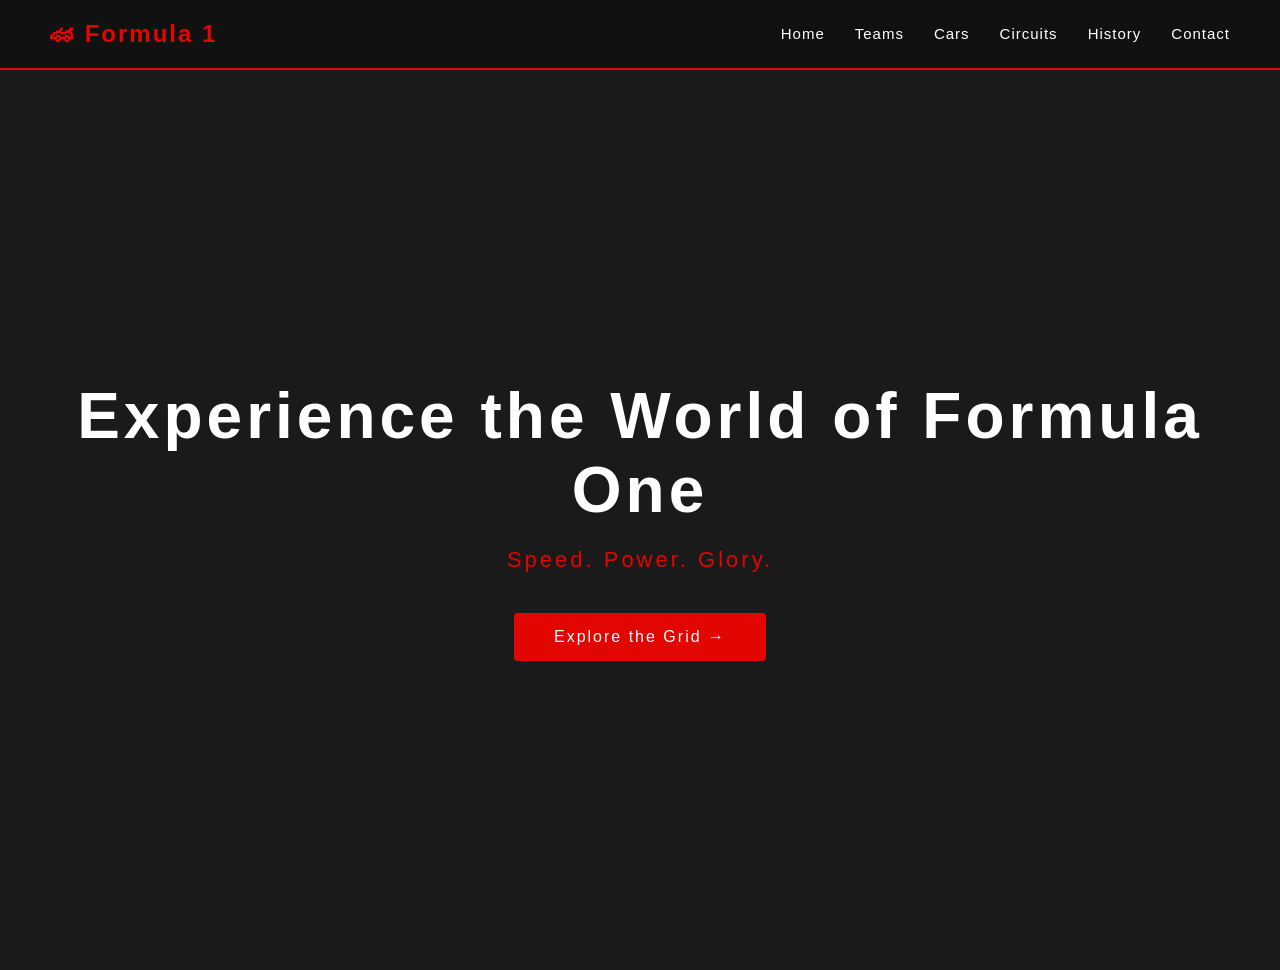
<file: index.html>
<!DOCTYPE html>
<html lang="en">
<head>
    <meta charset="UTF-8">
    <meta name="viewport" content="width=device-width, initial-scale=1.0">
    <title>F1 </title>
    <link rel="stylesheet" href="css/style.css">
</head>
<body>

    <!-- NAVBAR -->
    <nav>
        <div class="logo">🏎 Formula 1</div>
        <ul>
            <li><a href="index.html">Home</a></li>
            <li><a href="teams.html">Teams</a></li>
            <li><a href="cars.html">Cars</a></li>
            <li><a href="circuit.html">Circuits</a></li>
            <li><a href="history.html">History</a></li>
            <li><a href="contact.html">Contact</a></li>
        </ul>
    </nav>

    <!-- HERO SECTION -->
    <section class="hero">
        <h1>Experience the World of Formula One</h1>
        <p>Speed. Power. Glory.</p>
        <a href="teams.html" class="btn">Explore the Grid →</a>
    </section>

</body>
</html>
</file>
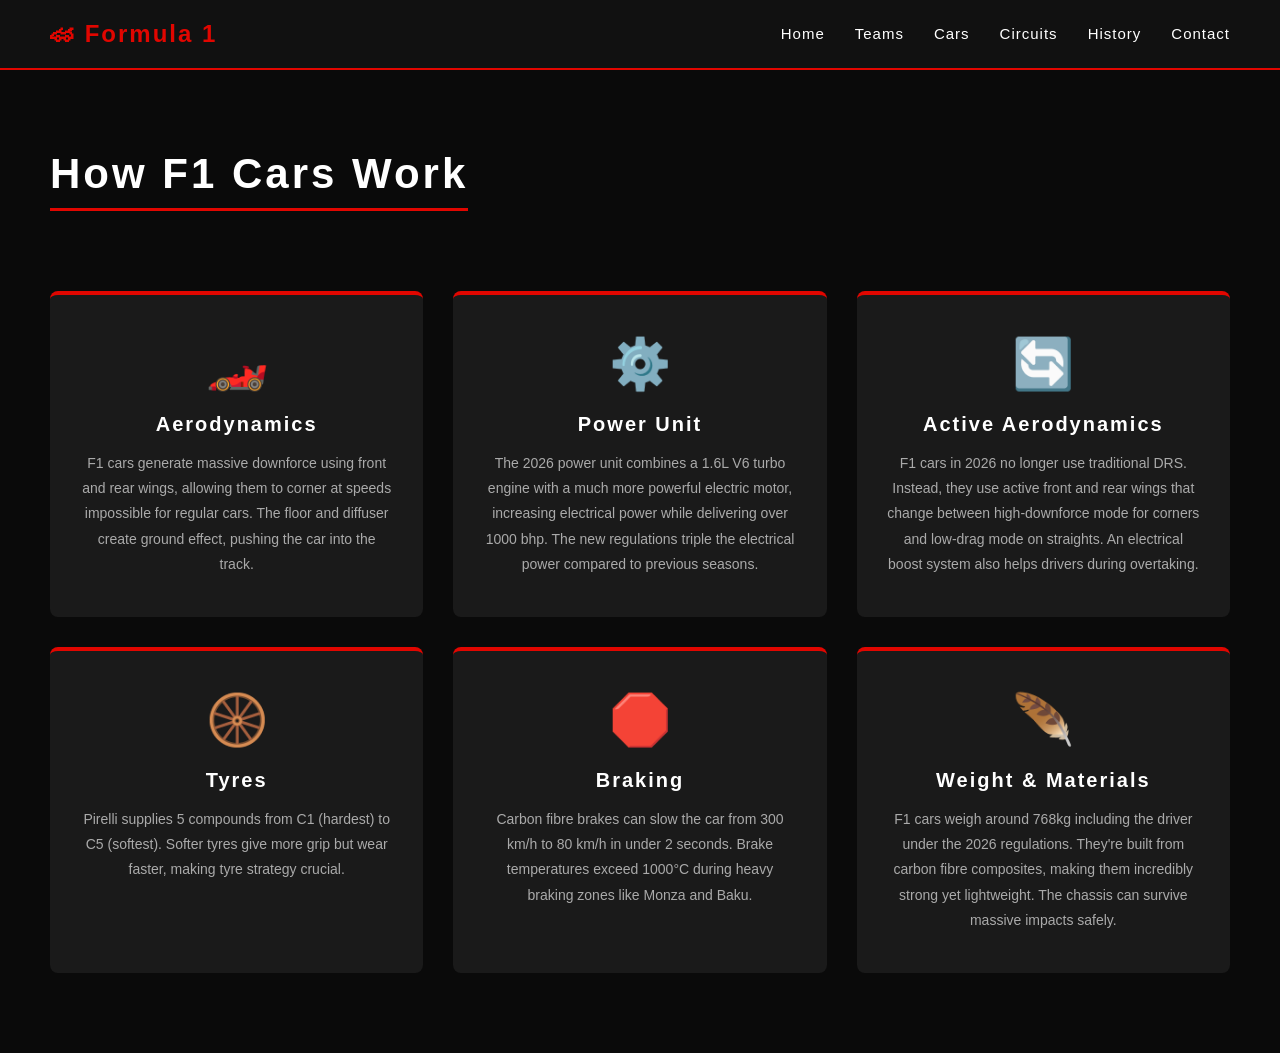
<file: cars.html>
<!DOCTYPE html>
<html lang="en">
<head>
    <meta charset="UTF-8">
    <meta name="viewport" content="width=device-width, initial-scale=1.0">
    <title>F1 Cars</title>
    <link rel="stylesheet" href="css/style.css">
</head>
<body>

    <nav>
        <div class="logo">🏎 Formula 1</div>
        <ul>
            <li><a href="index.html">Home</a></li>
            <li><a href="teams.html">Teams</a></li>
            <li><a href="cars.html">Cars</a></li>
            <li><a href="circuit.html">Circuits</a></li>
            <li><a href="history.html">History</a></li>
            <li><a href="contact.html">Contact</a></li>
        </ul>
    </nav>

    <section class="cars-section">
        <h2 class="section-title">How F1 Cars Work</h2>

        <div class="cars-grid">

            <div class="car-card">
                <div class="car-icon">🏎️</div>
                <h3>Aerodynamics</h3>
                <p>F1 cars generate massive downforce using front and rear wings, allowing them to corner at speeds impossible for regular cars. The floor and diffuser create ground effect, pushing the car into the track.</p>
            </div>

            <div class="car-card">
                <div class="car-icon">⚙️</div>
                <h3>Power Unit</h3>
                <p>The 2026 power unit combines a 1.6L V6 turbo engine with a much more powerful electric motor, increasing electrical power while delivering over 1000 bhp. The new regulations triple the electrical power compared to previous seasons.</p>
            </div>

            <div class="car-card">  
                <div class="car-icon">🔄</div>
                <h3>Active Aerodynamics</h3>
                <p>F1 cars in 2026 no longer use traditional DRS. Instead, they use active front and rear wings that change between high-downforce mode for corners and low-drag mode on straights. An electrical boost system also helps drivers during overtaking.</p>
            </div>

            <div class="car-card">
                <div class="car-icon">🛞</div>
                <h3>Tyres</h3>
                <p> Pirelli supplies 5 compounds from C1 (hardest) to C5 (softest). Softer tyres give more grip but wear faster, making tyre strategy crucial.</p>
            </div>

            <div class="car-card">
                <div class="car-icon">🛑</div>
                <h3>Braking</h3>
                <p>Carbon fibre brakes can slow the car from 300 km/h to 80 km/h in under 2 seconds. Brake temperatures exceed 1000°C during heavy braking zones like Monza and Baku.</p>
            </div>

            <div class="car-card">
                <div class="car-icon">🪶</div>
                <h3>Weight & Materials</h3>
                <p>F1 cars weigh around 768kg including the driver under the 2026 regulations. They're built from carbon fibre composites, making them incredibly strong yet lightweight. The chassis can survive massive impacts safely.</p>
            </div>

        </div>
    </section>

</body>
</html>
</file>
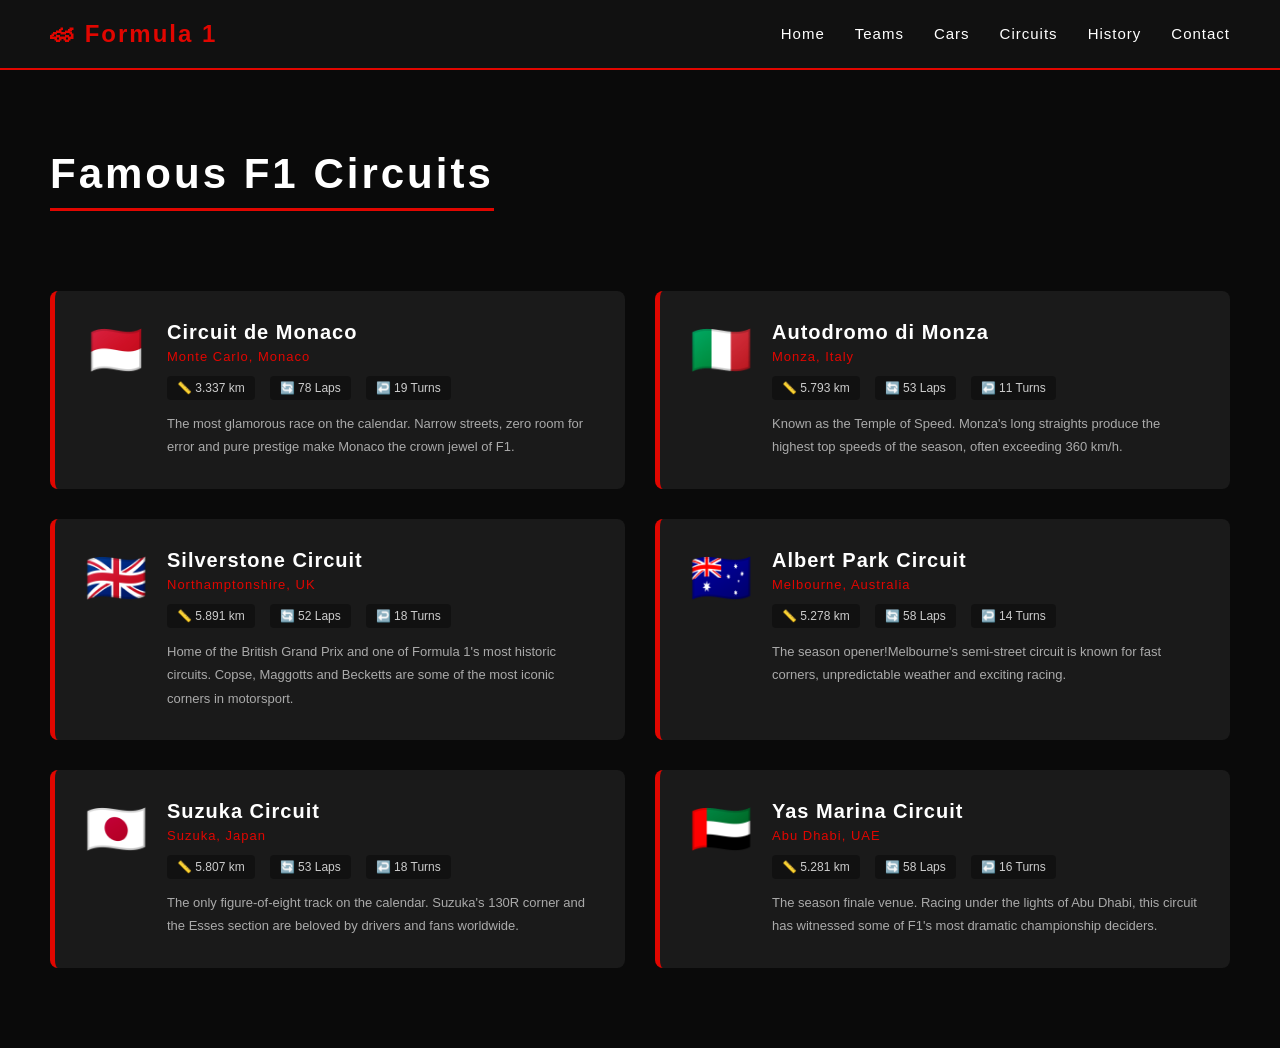
<file: circuit.html>
<!DOCTYPE html>
<html lang="en">
<head>
    <meta charset="UTF-8">
    <meta name="viewport" content="width=device-width, initial-scale=1.0">
    <title>F1 Circuits</title>
    <link rel="stylesheet" href="css/style.css">
</head>
<body>

    <nav>
        <div class="logo">🏎 Formula 1</div>
        <ul>
            <li><a href="index.html">Home</a></li>
            <li><a href="teams.html">Teams</a></li>
            <li><a href="cars.html">Cars</a></li>
            <li><a href="circuit.html">Circuits</a></li>
            <li><a href="history.html">History</a></li>
            <li><a href="contact.html">Contact</a></li>
        </ul>
    </nav>

    <section class="circuits-section">
        <h2 class="section-title">Famous F1 Circuits</h2>

        <div class="circuits-grid">

            <div class="circuit-card">
                <div class="circuit-flag">🇲🇨</div>
                <div class="circuit-info">
                    <h3>Circuit de Monaco</h3>
                    <p class="circuit-location">Monte Carlo, Monaco</p>
                    <div class="circuit-stats">
                        <span>📏 3.337 km</span>
                        <span>🔄 78 Laps</span>
                        <span>↩️ 19 Turns</span>
                    </div>
                    <p class="circuit-desc">The most glamorous race on the calendar. Narrow streets, zero room for error and pure prestige make Monaco the crown jewel of F1.</p>
                </div>
            </div>

            <div class="circuit-card">
                <div class="circuit-flag">🇮🇹</div>
                <div class="circuit-info">
                    <h3>Autodromo di Monza</h3>
                    <p class="circuit-location">Monza, Italy</p>
                    <div class="circuit-stats">
                        <span>📏 5.793 km</span>
                        <span>🔄 53 Laps</span>
                        <span>↩️ 11 Turns</span>
                    </div>
                    <p class="circuit-desc">Known as the Temple of Speed. Monza's long straights produce the highest top speeds of the season, often exceeding 360 km/h.</p>
                </div>
            </div>

            <div class="circuit-card">
                <div class="circuit-flag">🇬🇧</div>
                <div class="circuit-info">
                    <h3>Silverstone Circuit</h3>
                    <p class="circuit-location">Northamptonshire, UK</p>
                    <div class="circuit-stats">
                        <span>📏 5.891 km</span>
                        <span>🔄 52 Laps</span>
                        <span>↩️ 18 Turns</span>
                    </div>
                    <p class="circuit-desc">Home of the British Grand Prix and one of Formula 1's most historic circuits. Copse, Maggotts and Becketts are some of the most iconic corners in motorsport.</p>
                </div>
            </div>

            <div class="circuit-card">
                <div class="circuit-flag">🇦🇺</div>
                <div class="circuit-info">
                    <h3>Albert Park Circuit</h3>
                    <p class="circuit-location">Melbourne, Australia</p>
                    <div class="circuit-stats">
                        <span>📏 5.278 km</span>
                        <span>🔄 58 Laps</span>
                        <span>↩️ 14 Turns</span>
                    </div>
                    <p class="circuit-desc">The season opener!Melbourne's semi-street circuit is known for fast corners, unpredictable weather and exciting racing.</p>
                </div>
            </div>

            <div class="circuit-card">
                <div class="circuit-flag">🇯🇵</div>
                <div class="circuit-info">
                    <h3>Suzuka Circuit</h3>
                    <p class="circuit-location">Suzuka, Japan</p>
                    <div class="circuit-stats">
                        <span>📏 5.807 km</span>
                        <span>🔄 53 Laps</span>
                        <span>↩️ 18 Turns</span>
                    </div>
                    <p class="circuit-desc">The only figure-of-eight track on the calendar. Suzuka's 130R corner and the Esses section are beloved by drivers and fans worldwide.</p>
                </div>
            </div>

            <div class="circuit-card">
                <div class="circuit-flag">🇦🇪</div>
                <div class="circuit-info">
                    <h3>Yas Marina Circuit</h3>
                    <p class="circuit-location">Abu Dhabi, UAE</p>
                    <div class="circuit-stats">
                        <span>📏 5.281 km</span>
                        <span>🔄 58 Laps</span>
                        <span>↩️ 16 Turns</span>
                    </div>
                    <p class="circuit-desc">The season finale venue. Racing under the lights of Abu Dhabi, this circuit has witnessed some of F1's most dramatic championship deciders.</p>
                </div>
            </div>

        </div>
    </section>

</body>
</html>
</file>
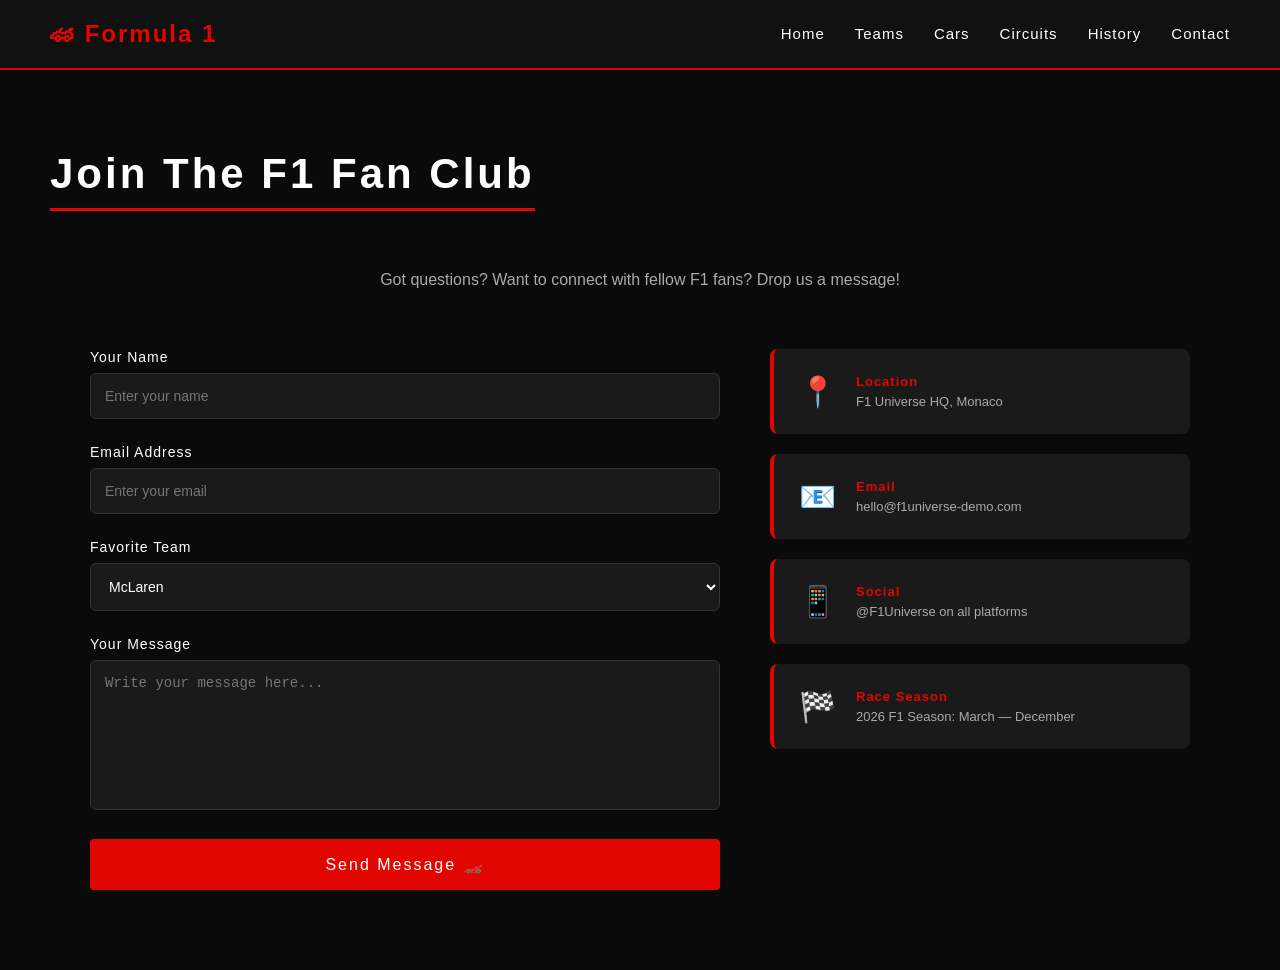
<file: contact.html>
<!DOCTYPE html>
<html lang="en">
<head>
    <meta charset="UTF-8">
    <meta name="viewport" content="width=device-width, initial-scale=1.0">
    <title>Contact</title>
    <link rel="stylesheet" href="css/style.css">
</head>
<body>

    <nav>
        <div class="logo">🏎 Formula 1</div>
        <ul>
            <li><a href="index.html">Home</a></li>
            <li><a href="teams.html">Teams</a></li>
            <li><a href="cars.html">Cars</a></li>
            <li><a href="circuit.html">Circuits</a></li>
            <li><a href="history.html">History</a></li>
            <li><a href="contact.html">Contact</a></li>
        </ul>
    </nav>

    <section class="contact-section">
        <h2 class="section-title">Join The F1 Fan Club</h2>
        <p class="contact-subtitle">Got questions? Want to connect with fellow F1 fans? Drop us a message!</p>

        <div class="contact-wrapper">

            <!-- CONTACT FORM -->
            <div class="contact-form">
                <div class="form-group">
                    <label>Your Name</label>
                    <input type="text" placeholder="Enter your name">
                </div>
                <div class="form-group">
                    <label>Email Address</label>
                    <input type="email" placeholder="Enter your email">
                </div>
                <div class="form-group">
                    <label>Favorite Team</label>
                    <select>
                        <option>McLaren</option>
                        <option>Ferrari</option>
                        <option>Red Bull Racing</option>
                        <option>Mercedes</option>
                        <option>Aston Martin</option>
                        <option>Alpine</option>
                        <option>Williams</option>
                        <option>Haas</option>
                        <option>Racing Bulls</option>
                        <option>Audi</option>
                        <option>Cadillac</option>
                    </select>
                </div>
                <div class="form-group">
                    <label>Your Message</label>
                    <textarea placeholder="Write your message here..."></textarea>
                </div>
                <button class="btn">Send Message 🏎️</button>
            </div>

            <!-- CONTACT INFO -->
            <div class="contact-info">
                <div class="info-card">
                    <span>📍</span>
                    <div>
                        <h4>Location</h4>
                        <p>F1 Universe HQ, Monaco</p>
                    </div>
                </div>
                <div class="info-card">
                    <span>📧</span>
                    <div>
                        <h4>Email</h4>
                        <p>hello@f1universe-demo.com</p>
                    </div>
                </div>
                <div class="info-card">
                    <span>📱</span>
                    <div>
                        <h4>Social</h4>
                        <p>@F1Universe on all platforms</p>
                    </div>
                </div>
                <div class="info-card">
                    <span>🏁</span>
                    <div>
                        <h4>Race Season</h4>
                        <p>2026 F1 Season: March — December</p>
                    </div>
                </div>
            </div>

        </div>
    </section>

</body>
</html>
</file>
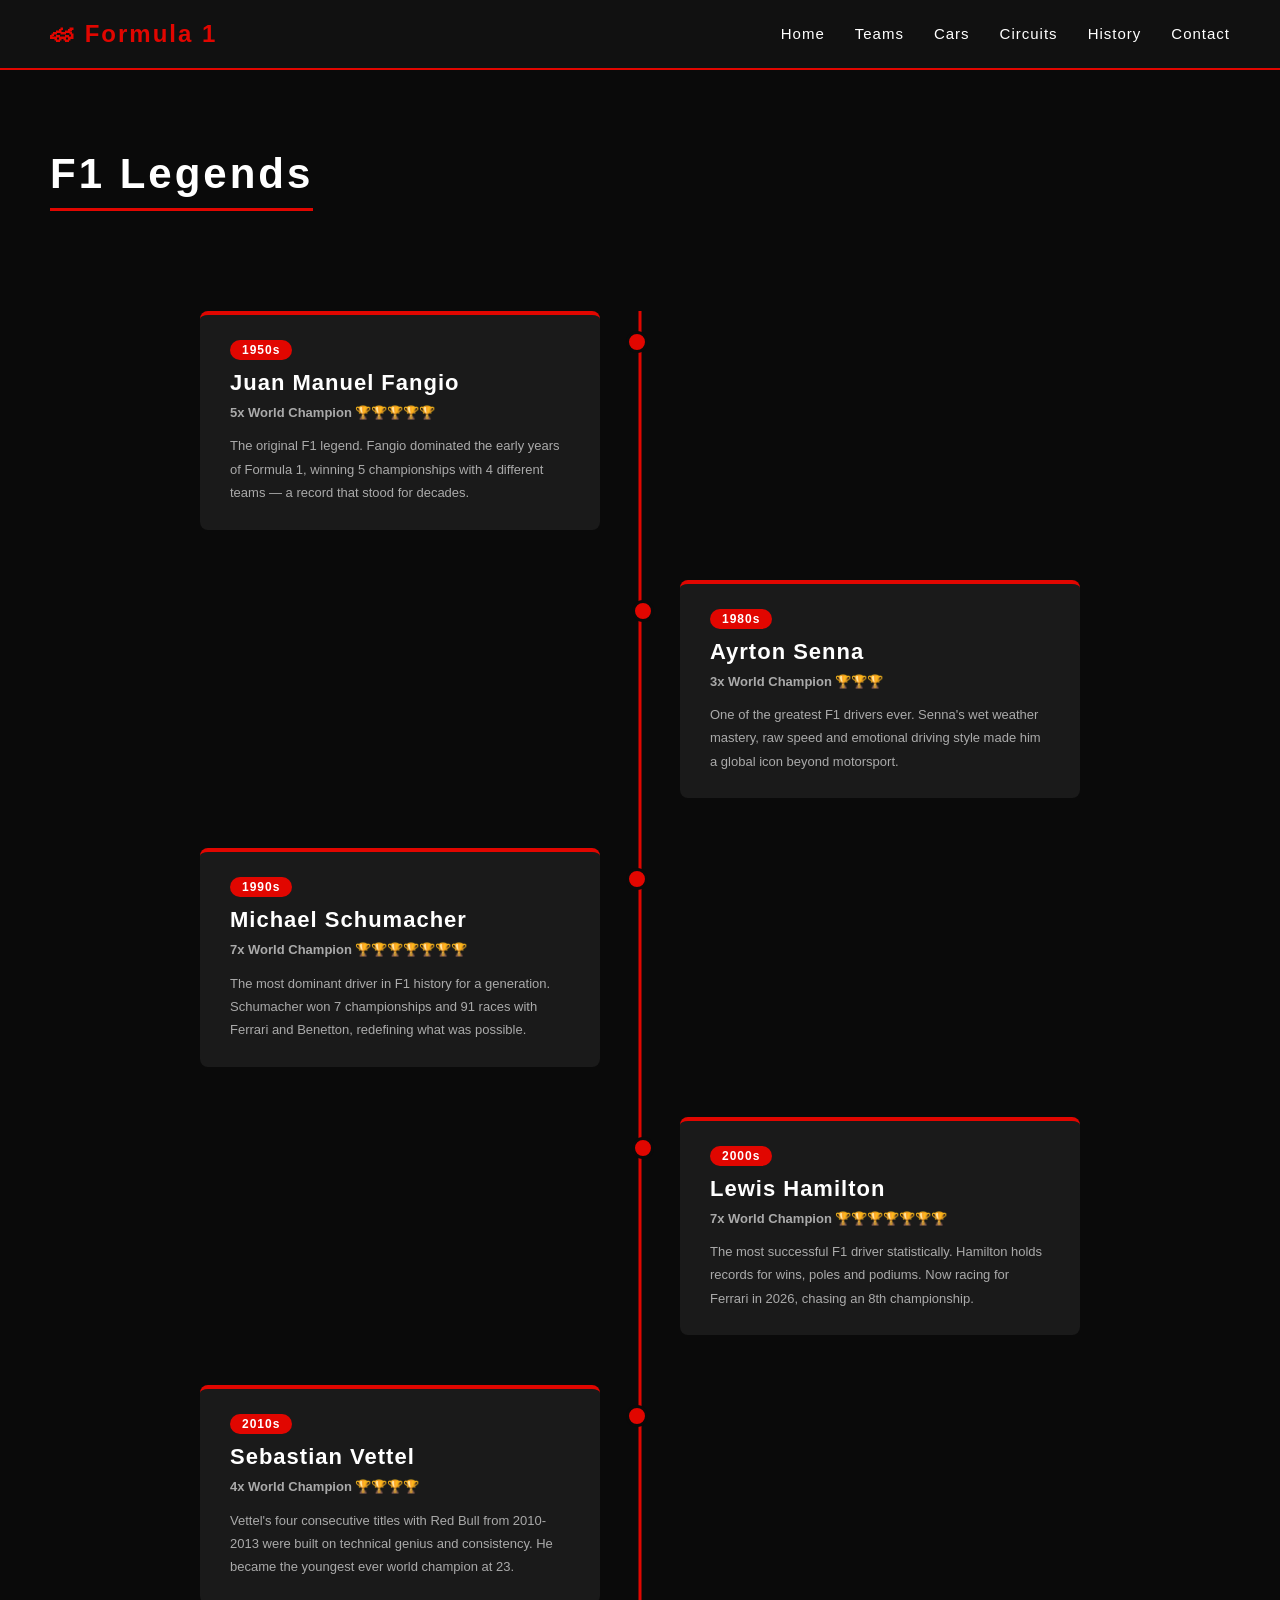
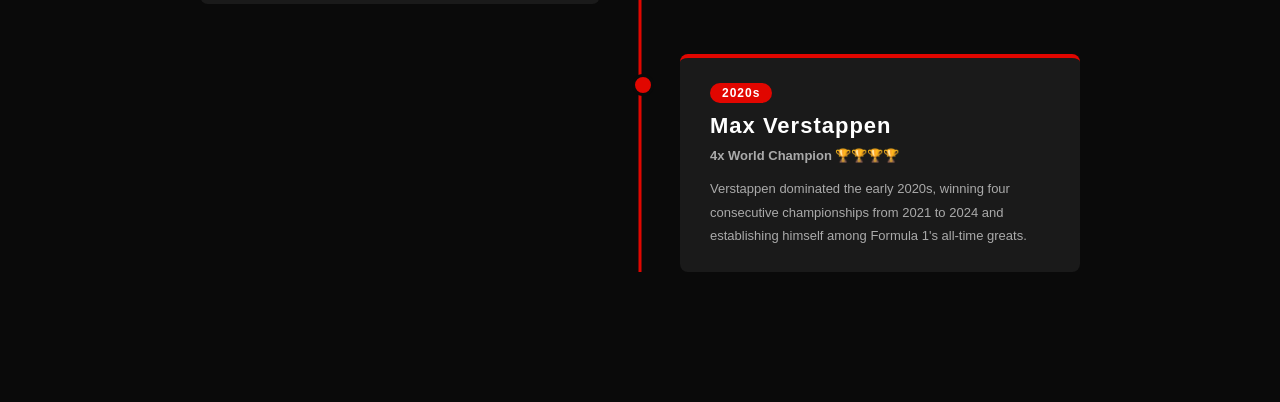
<file: history.html>
<!DOCTYPE html>
<html lang="en">
<head>
    <meta charset="UTF-8">
    <meta name="viewport" content="width=device-width, initial-scale=1.0">
    <title>F1 History</title>
    <link rel="stylesheet" href="css/style.css">
</head>
<body>

    <nav>
        <div class="logo">🏎 Formula 1</div>
        <ul>
            <li><a href="index.html">Home</a></li>
            <li><a href="teams.html">Teams</a></li>
            <li><a href="cars.html">Cars</a></li>
            <li><a href="circuit.html">Circuits</a></li>
            <li><a href="history.html">History</a></li>
            <li><a href="contact.html">Contact</a></li>
        </ul>
    </nav>

    <section class="history-section">
        <h2 class="section-title">F1 Legends</h2>

        <div class="timeline">

            <div class="timeline-item left">
                <div class="timeline-content">
                    <span class="timeline-year">1950s</span>
                    <h3>Juan Manuel Fangio</h3>
                    <p class="timeline-titles">5x World Champion 🏆🏆🏆🏆🏆</p>
                    <p>The original F1 legend. Fangio dominated the early years of Formula 1, winning 5 championships with 4 different teams — a record that stood for decades.</p>
                </div>
            </div>

            <div class="timeline-item right">
                <div class="timeline-content">
                    <span class="timeline-year">1980s</span>
                    <h3>Ayrton Senna</h3>
                    <p class="timeline-titles">3x World Champion 🏆🏆🏆</p>
                    <p>One of the greatest F1 drivers ever. Senna's wet weather mastery, raw speed and emotional driving style made him a global icon beyond motorsport.</p>
                </div>
            </div>

            <div class="timeline-item left">
                <div class="timeline-content">
                    <span class="timeline-year">1990s</span>
                    <h3>Michael Schumacher</h3>
                    <p class="timeline-titles">7x World Champion 🏆🏆🏆🏆🏆🏆🏆</p>
                    <p>The most dominant driver in F1 history for a generation. Schumacher won 7 championships and 91 races with Ferrari and Benetton, redefining what was possible.</p>
                </div>
            </div>

            <div class="timeline-item right">
                <div class="timeline-content">
                    <span class="timeline-year">2000s</span>
                    <h3>Lewis Hamilton</h3>
                    <p class="timeline-titles">7x World Champion 🏆🏆🏆🏆🏆🏆🏆</p>
                    <p>The most successful F1 driver statistically. Hamilton holds records for wins, poles and podiums. Now racing for Ferrari in 2026, chasing an 8th championship.</p>
                </div>
            </div>

            <div class="timeline-item left">
                <div class="timeline-content">
                    <span class="timeline-year">2010s</span>
                    <h3>Sebastian Vettel</h3>
                    <p class="timeline-titles">4x World Champion 🏆🏆🏆🏆</p>
                    <p>Vettel's four consecutive titles with Red Bull from 2010-2013 were built on technical genius and consistency. He became the youngest ever world champion at 23.</p>
                </div>
            </div>

            <div class="timeline-item right">
                <div class="timeline-content">
                    <span class="timeline-year">2020s</span>
                    <h3>Max Verstappen</h3>
                    <p class="timeline-titles">4x World Champion 🏆🏆🏆🏆</p>
                    <p>Verstappen dominated the early 2020s, winning four consecutive championships from 2021 to 2024 and establishing himself among Formula 1's all-time greats.</p>
                </div>
            </div>

        </div>
    </section>

</body>
</html>
</file>
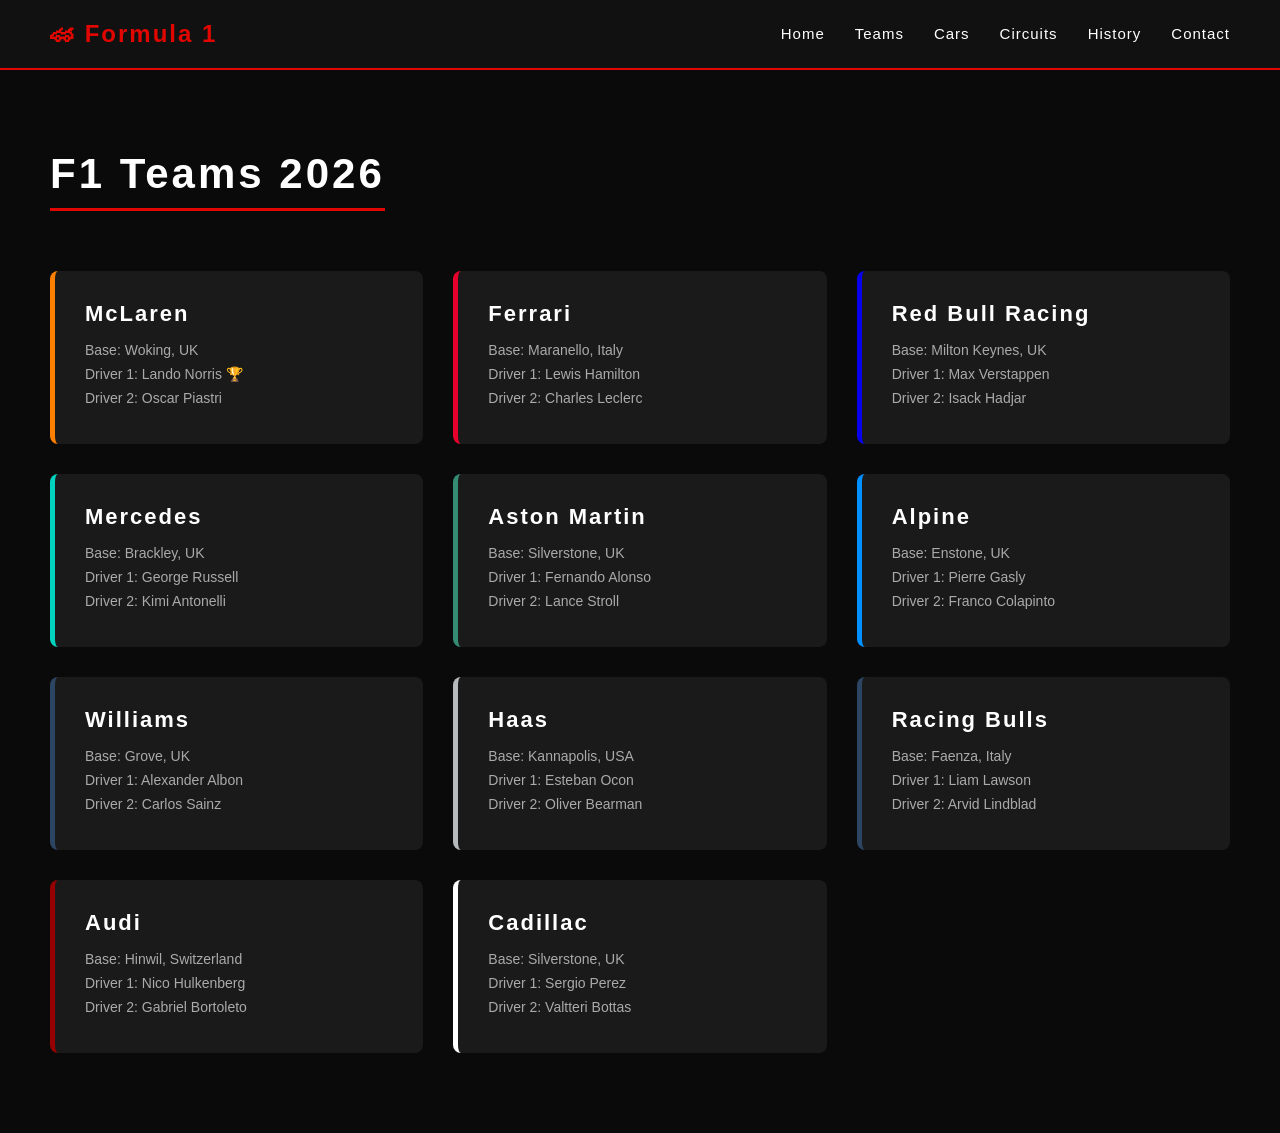
<file: teams.html>
<!DOCTYPE html>
<html lang="en">
<head>
    <meta charset="UTF-8">
    <meta name="viewport" content="width=device-width, initial-scale=1.0">
    <title>F1 Teams</title>
    <link rel="stylesheet" href="css/style.css">
</head>
<body>

    <nav>
        <div class="logo">🏎 Formula 1</div>
        <ul>
            <li><a href="index.html">Home</a></li>
            <li><a href="teams.html">Teams</a></li>
            <li><a href="cars.html">Cars</a></li>
            <li><a href="circuit.html">Circuits</a></li>
            <li><a href="history.html">History</a></li>
            <li><a href="contact.html">Contact</a></li>
        </ul>
    </nav>

    <section class="teams-section">
        <h2 class="section-title">F1 Teams 2026</h2>
        <div class="teams-grid">

            <div class="team-card" style="border-color: #FF8000;">
                <h3>McLaren</h3>
                <p>Base: Woking, UK</p>
                <p>Driver 1: Lando Norris 🏆</p>
                <p>Driver 2: Oscar Piastri</p>
            </div>

            <div class="team-card" style="border-color: #E8002D;">
                <h3>Ferrari</h3>
                <p>Base: Maranello, Italy</p>
                <p>Driver 1: Lewis Hamilton</p>
                <p>Driver 2: Charles Leclerc</p>
            </div>

            <div class="team-card" style="border-color: #0600EF;">
                <h3>Red Bull Racing</h3>
                <p>Base: Milton Keynes, UK</p>
                <p>Driver 1: Max Verstappen</p>
                <p>Driver 2: Isack Hadjar</p>
            </div>

            <div class="team-card" style="border-color: #00D2BE;">
                <h3>Mercedes</h3>
                <p>Base: Brackley, UK</p>
                <p>Driver 1: George Russell</p>
                <p>Driver 2: Kimi Antonelli</p>
            </div>

            <div class="team-card" style="border-color: #358C75;">
                <h3>Aston Martin</h3>
                <p>Base: Silverstone, UK</p>
                <p>Driver 1: Fernando Alonso</p>
                <p>Driver 2: Lance Stroll</p>
            </div>

            <div class="team-card" style="border-color: #0090FF;">
                <h3>Alpine</h3>
                <p>Base: Enstone, UK</p>
                <p>Driver 1: Pierre Gasly</p>
                <p>Driver 2: Franco Colapinto</p>
            </div>

            <div class="team-card" style="border-color: #2B4562;">
                <h3>Williams</h3>
                <p>Base: Grove, UK</p>
                <p>Driver 1: Alexander Albon</p>
                <p>Driver 2: Carlos Sainz</p>
            </div>

            <div class="team-card" style="border-color: #B6BABD;">
                <h3>Haas</h3>
                <p>Base: Kannapolis, USA</p>
                <p>Driver 1: Esteban Ocon</p>
                <p>Driver 2: Oliver Bearman</p>
            </div>

            <div class="team-card" style="border-color: #2B4562;">
                <h3>Racing Bulls</h3>
                <p>Base: Faenza, Italy</p>
                <p>Driver 1: Liam Lawson</p>
                <p>Driver 2: Arvid Lindblad</p>
            </div>

            <div class="team-card" style="border-color: #960000;">
                <h3>Audi</h3>
                <p>Base: Hinwil, Switzerland</p>
                <p>Driver 1: Nico Hulkenberg</p>
                <p>Driver 2: Gabriel Bortoleto</p>
            </div>

            <div class="team-card" style="border-color: #ffffff;">
                <h3>Cadillac</h3>
                <p>Base: Silverstone, UK</p>
                <p>Driver 1: Sergio Perez</p>
                <p>Driver 2: Valtteri Bottas</p>
            </div>

        </div>
    </section>

</body>
</html>
</file>
<file: css/style.css>
/* RESET & BASE */
* {
    margin: 0;
    padding: 0;
    box-sizing: border-box;
}

body {
    font-family: 'Arial', sans-serif;
    background-color: #0a0a0a;
    color: #ffffff;
}

/* NAVBAR */
nav {
    display: flex;
    justify-content: space-between;
    align-items: center;
    padding: 20px 50px;
    background-color: #111111;
    border-bottom: 2px solid #e10600;
}

.logo {
    font-size: 24px;
    font-weight: bold;
    color: #e10600;
    letter-spacing: 2px;
}

nav ul {
    list-style: none;
    display: flex;
    gap: 30px;
}

nav ul li a {
    color: #ffffff;
    text-decoration: none;
    font-size: 15px;
    letter-spacing: 1px;
    transition: color 0.3s;
}

nav ul li a:hover {
    color: #e10600;
}


/* HERO */
.hero {
    height: 100vh;
    display: flex;
    flex-direction: column;
    justify-content: center;
    align-items: center;
    text-align: center;
    background-color: #1a1a1a;
}

.hero-content {
    display: flex;
    flex-direction: column;
    align-items: flex-start;
    max-width: 50%;
}

.hero h1 {
    font-size: 64px;
    color: #ffffff;
    letter-spacing: 4px;
    margin-bottom: 20px;
}

.hero p {
    font-size: 22px;
    color: #e10600;
    margin-bottom: 40px;
    letter-spacing: 3px;
}

.btn {
    padding: 15px 40px;
    background-color: #e10600;
    color: white;
    text-decoration: none;
    font-size: 16px;
    letter-spacing: 2px;
    border-radius: 4px;
    transition: background-color 0.3s;
}

.btn:hover {
    background-color: #ff2010;
}


.hero h1 {
    font-size: 64px;
    color: #ffffff;
    letter-spacing: 4px;
    margin-bottom: 20px;
}

.hero p {
    font-size: 22px;
    color: #e10600;
    margin-bottom: 40px;
    letter-spacing: 3px;
}

.btn {
    padding: 15px 40px;
    background-color: #e10600;
    color: white;
    text-decoration: none;
    font-size: 16px;
    letter-spacing: 2px;
    border-radius: 4px;
    transition: background-color 0.3s;
}

.btn:hover {
    background-color: #ff2010;
}


/* TEAMS PAGE */
.teams-section {
    padding: 80px 50px;
    background-color: #0a0a0a;
}

.section-title {
    text-align: center;
    font-size: 42px;
    color: #ffffff;
    margin-bottom: 60px;
    letter-spacing: 3px;
    border-bottom: 3px solid #e10600;
    display: inline-block;
    padding-bottom: 10px;
}

.teams-grid {
    display: grid;
    grid-template-columns: repeat(3, 1fr);
    gap: 30px;
}

.team-card {
    background-color: #1a1a1a;
    border-left: 5px solid;
    padding: 30px;
    border-radius: 8px;
    transition: transform 0.3s, box-shadow 0.3s;
}

.team-card:hover {
    transform: translateY(-8px);
    box-shadow: 0 10px 30px rgba(225, 6, 0, 0.2);
}

.team-card h3 {
    font-size: 22px;
    margin-bottom: 15px;
    color: #ffffff;
    letter-spacing: 2px;
}

.team-card p {
    color: #aaaaaa;
    margin-bottom: 8px;
    font-size: 14px;
}
/* CARS PAGE */
.cars-section {
    padding: 80px 50px;
    background-color: #0a0a0a;
}

.cars-grid {
    display: grid;
    grid-template-columns: repeat(3, 1fr);
    gap: 30px;
    margin-top: 20px;
}

.car-card {
    background-color: #1a1a1a;
    padding: 40px 30px;
    border-radius: 8px;
    text-align: center;
    border-top: 4px solid #e10600;
    transition: transform 0.3s, box-shadow 0.3s;
}

.car-card:hover {
    transform: translateY(-8px);
    box-shadow: 0 10px 30px rgba(225, 6, 0, 0.2);
}

.car-icon {
    font-size: 50px;
    margin-bottom: 20px;
}

.car-card h3 {
    font-size: 20px;
    color: #ffffff;
    margin-bottom: 15px;
    letter-spacing: 2px;
}

.car-card p {
    color: #aaaaaa;
    font-size: 14px;
    line-height: 1.8;
}
/* CIRCUITS PAGE */
.circuits-section {
    padding: 80px 50px;
    background-color: #0a0a0a;
}

.circuits-grid {
    display: grid;
    grid-template-columns: repeat(2, 1fr);
    gap: 30px;
    margin-top: 20px;
}

.circuit-card {
    background-color: #1a1a1a;
    border-radius: 8px;
    padding: 30px;
    display: flex;
    gap: 20px;
    align-items: flex-start;
    border-left: 5px solid #e10600;
    transition: transform 0.3s, box-shadow 0.3s;
}

.circuit-card:hover {
    transform: translateY(-8px);
    box-shadow: 0 10px 30px rgba(225, 6, 0, 0.2);
}

.circuit-flag {
    font-size: 50px;
}

.circuit-info h3 {
    font-size: 20px;
    color: #ffffff;
    margin-bottom: 5px;
    letter-spacing: 1px;
}

.circuit-location {
    color: #e10600;
    font-size: 13px;
    margin-bottom: 12px;
    letter-spacing: 1px;
}

.circuit-stats {
    display: flex;
    gap: 15px;
    margin-bottom: 12px;
    flex-wrap: wrap;
}

.circuit-stats span {
    background-color: #111;
    padding: 5px 10px;
    border-radius: 4px;
    font-size: 12px;
    color: #cccccc;
}

.circuit-desc {
    color: #aaaaaa;
    font-size: 13px;
    line-height: 1.8;
}
/* HISTORY PAGE */
.history-section {
    padding: 80px 50px;
    background-color: #0a0a0a;
}

.timeline {
    position: relative;
    max-width: 1000px;
    margin: 40px auto;
}

.timeline::before {
    content: '';
    position: absolute;
    left: 50%;
    top: 0;
    bottom: 0;
    width: 3px;
    background: #e10600;
    transform: translateX(-50%);
}

.timeline-item {
    display: flex;
    justify-content: flex-end;
    padding-right: calc(50% + 40px);
    margin-bottom: 50px;
    position: relative;
}

.timeline-item.right {
    justify-content: flex-start;
    padding-right: 0;
    padding-left: calc(50% + 40px);
}

.timeline-item::after {
    content: '';
    position: absolute;
    top: 20px;
    right: calc(50% - 8px);
    width: 16px;
    height: 16px;
    background: #e10600;
    border-radius: 50%;
    border: 3px solid #0a0a0a;
}

.timeline-item.right::after {
    right: auto;
    left: calc(50% - 8px);
}

.timeline-content {
    background: #1a1a1a;
    padding: 25px 30px;
    border-radius: 8px;
    max-width: 400px;
    border-top: 4px solid #e10600;
    transition: transform 0.3s, box-shadow 0.3s;
}

.timeline-content:hover {
    transform: translateY(-5px);
    box-shadow: 0 10px 30px rgba(225, 6, 0, 0.2);
}

.timeline-year {
    background: #e10600;
    color: white;
    padding: 3px 12px;
    border-radius: 20px;
    font-size: 12px;
    font-weight: bold;
    letter-spacing: 1px;
}

.timeline-content h3 {
    font-size: 22px;
    color: #ffffff;
    margin: 12px 0 5px;
    letter-spacing: 1px;
}

.timeline-titles {
    color: #e10600;
    font-size: 13px;
    margin-bottom: 10px;
    font-weight: bold;
}

.timeline-content p {
    color: #aaaaaa;
    font-size: 13px;
    line-height: 1.8;
}
/* CONTACT PAGE */
.contact-section {
    padding: 80px 50px;
    background-color: #0a0a0a;
}

.contact-subtitle {
    color: #aaaaaa;
    text-align: center;
    margin-bottom: 60px;
    font-size: 16px;
}

.contact-wrapper {
    display: grid;
    grid-template-columns: 1.5fr 1fr;
    gap: 50px;
    max-width: 1100px;
    margin: 0 auto;
}

.form-group {
    margin-bottom: 25px;
}

.form-group label {
    display: block;
    color: #ffffff;
    margin-bottom: 8px;
    font-size: 14px;
    letter-spacing: 1px;
}

.form-group input,
.form-group select,
.form-group textarea {
    width: 100%;
    padding: 14px;
    background-color: #1a1a1a;
    border: 1px solid #333;
    border-radius: 6px;
    color: #ffffff;
    font-size: 14px;
    outline: none;
    transition: border-color 0.3s;
}

.form-group input:focus,
.form-group select:focus,
.form-group textarea:focus {
    border-color: #e10600;
}

.form-group textarea {
    height: 150px;
    resize: none;
}

.form-group select option {
    background-color: #1a1a1a;
}

.contact-form .btn {
    width: 100%;
    text-align: center;
    padding: 16px;
    font-size: 16px;
    cursor: pointer;
    border: none;
    display: block;
}

.contact-info {
    display: flex;
    flex-direction: column;
    gap: 20px;
}

.info-card {
    background-color: #1a1a1a;
    padding: 25px;
    border-radius: 8px;
    display: flex;
    align-items: center;
    gap: 20px;
    border-left: 4px solid #e10600;
    transition: transform 0.3s;
}

.info-card:hover {
    transform: translateX(8px);
}

.info-card span {
    font-size: 30px;
}

.info-card h4 {
    color: #e10600;
    font-size: 13px;
    letter-spacing: 1px;
    margin-bottom: 5px;
}

.info-card p {
    color: #aaaaaa;
    font-size: 13px;
}
</file>
